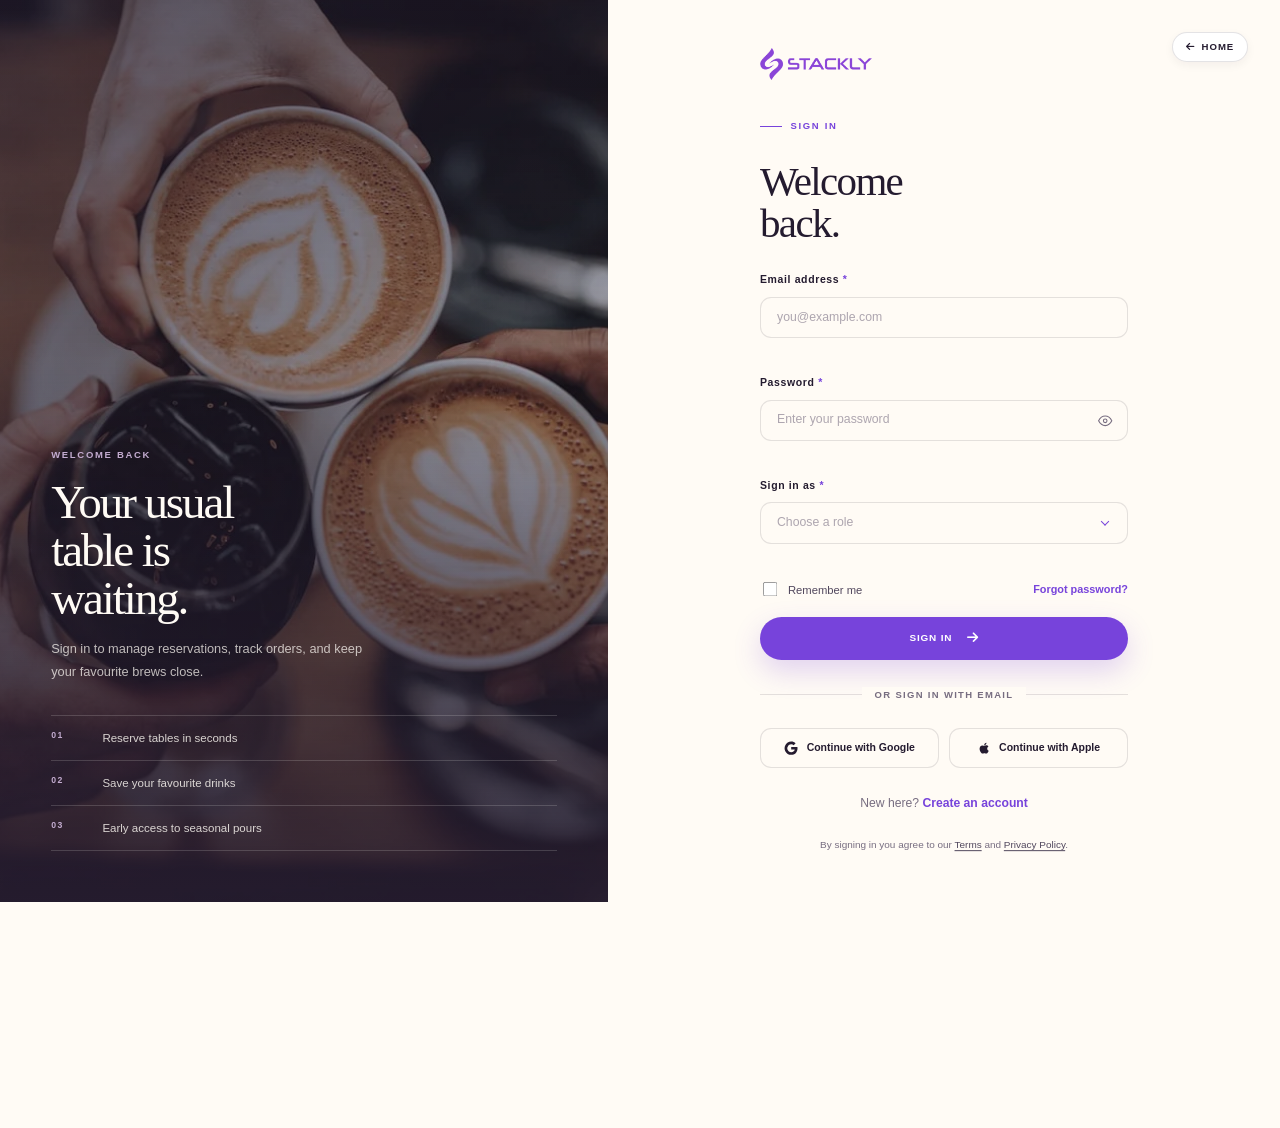
<file: html/login.html>
<!-- html/login.html --><!DOCTYPE html>
<html lang="en" class="no-js">

<head>
    <meta charset="UTF-8">
    <meta name="viewport" content="width=device-width, initial-scale=1.0">
    <meta name="description" content="Sign in to your Stackly Brew account.">
    <meta name="theme-color" content="#FFFBF5">
    <title>Sign In — Stackly Brew</title>

    <link rel="stylesheet" href="../global.css">
    <link rel="stylesheet" href="../css/login.css">
  <link rel='stylesheet' href='https://cdnjs.cloudflare.com/ajax/libs/font-awesome/6.4.0/css/all.min.css'>
</head>

<body class="auth-body">

    <main class="auth" id="main-content">

        <!-- ============ LEFT — BRAND PANEL ============ --><aside class="auth__brand" aria-hidden="true">
            <div class="auth__brand-media">
                <img src="../assets/images/image_19.webp"
                    alt="">
                <div class="auth__brand-scrim"></div>
            </div>

            <div class="auth__brand-content">

                <div class="auth__brand-copy">
                    <span class="auth__brand-kicker">Welcome back</span>
                    <h2 class="auth__brand-title">
                        Your usual<br>
                        table is<br>
                        waiting.
                    </h2>
                    <p class="auth__brand-note">
                        Sign in to manage reservations, track orders, and keep your
                        favourite brews close.
                    </p>
                </div>

                <ul class="auth__brand-perks">
                    <li>
                        <span class="auth__brand-perk-num">01</span>
                        <span>Reserve tables in seconds</span>
                    </li>
                    <li>
                        <span class="auth__brand-perk-num">02</span>
                        <span>Save your favourite drinks</span>
                    </li>
                    <li>
                        <span class="auth__brand-perk-num">03</span>
                        <span>Early access to seasonal pours</span>
                    </li>
                </ul>
            </div>
        </aside>

        <!-- ============ RIGHT — FORM PANEL ============ --><section class="auth__panel" aria-labelledby="login-title">
            <a href="../index.html" class="auth-back-chip"><i class="fa-solid fa-arrow-left"></i> Home</a>

            <div class="auth__panel-inner">

                <a class="auth__logo" href="../index.html" aria-label="Stackly Brew home">
                    <img src="../logo.webp" alt="Stackly Brew">
                </a>

                <header class="auth__head">
                    <span class="eyebrow">Sign In</span>
                    <h1 class="auth__title" id="login-title">
                        Welcome<br>back.
                    </h1>
                </header>



                <!-- ============ LOGIN FORM ============ --><form class="auth-form" id="login-form" novalidate>

                    <!-- Email --><div class="field">
                        <label for="login-email">Email address <span class="field__req">*</span></label>
                        <input type="email" id="login-email" name="email" autocomplete="email"
                            placeholder="you@example.com" required>
                        <p class="field__error" data-error-for="login-email"></p>
                    </div>

                    <!-- Password --><div class="field">
                        <label for="login-password">Password <span class="field__req">*</span></label>
                        <div class="field__pw">
                            <input type="password" id="login-password" name="password" autocomplete="current-password"
                                placeholder="Enter your password" required>
                            <button type="button" class="field__eye" data-toggle-pw="login-password"
                                aria-label="Show password" aria-pressed="false">
                                <svg class="field__eye-icon field__eye-icon--show" viewBox="0 0 24 24" fill="none"
                                    stroke="currentColor" stroke-width="1.8" stroke-linecap="round"
                                    stroke-linejoin="round" aria-hidden="true">
                                    <path d="M1 12s4-8 11-8 11 8 11 8-4 8-11 8-11-8-11-8z" />
                                    <circle cx="12" cy="12" r="3" />
                                </svg>
                                <svg class="field__eye-icon field__eye-icon--hide" viewBox="0 0 24 24" fill="none"
                                    stroke="currentColor" stroke-width="1.8" stroke-linecap="round"
                                    stroke-linejoin="round" aria-hidden="true">
                                    <path
                                        d="M17.94 17.94A10.07 10.07 0 0 1 12 20c-7 0-11-8-11-8a18.45 18.45 0 0 1 5.06-5.94" />
                                    <path d="M9.9 4.24A9.12 9.12 0 0 1 12 4c7 0 11 8 11 8a18.5 18.5 0 0 1-2.16 3.19" />
                                    <path d="M14.12 14.12a3 3 0 1 1-4.24-4.24" />
                                    <line x1="1" y1="1" x2="23" y2="23" />
                                </svg>
                            </button>
                        </div>
                        <p class="field__error" data-error-for="login-password"></p>
                    </div>

                    <!-- Role (custom dropdown) --><div class="field">
                        <label id="role-label">Sign in as <span class="field__req">*</span></label>

                        <div class="dropdown" id="role-dropdown" data-dropdown>
                            <button type="button" class="dropdown__trigger" aria-haspopup="listbox"
                                aria-expanded="false" aria-labelledby="role-label" data-dropdown-trigger>
                                <span class="dropdown__value" data-dropdown-value>Choose a role</span>
                                <span class="dropdown__chev" aria-hidden="true"></span>
                            </button>

                            <ul class="dropdown__menu" role="listbox" aria-labelledby="role-label" data-dropdown-menu
                                hidden>
                                <li class="dropdown__option" role="option" data-value="user" aria-selected="false"
                                    tabindex="-1">
                                    <span class="dropdown__option-label">User</span>
                                    <span class="dropdown__option-note">Order coffee, reserve tables</span>
                                </li>
                                <li class="dropdown__option" role="option" data-value="admin" aria-selected="false"
                                    tabindex="-1">
                                    <span class="dropdown__option-label">Admin</span>
                                    <span class="dropdown__option-note">Manage cafe operations</span>
                                </li>
                            </ul>

                            <input type="hidden" name="role" id="login-role" data-dropdown-input required>
                        </div>

                        <p class="field__error" data-error-for="login-role"></p>
                    </div>

                    <!-- Options --><div class="auth-form__row">
                        <label class="check">
                            <input type="checkbox" id="login-remember" name="remember">
                            <span>Remember me</span>
                        </label>
                        <a class="auth-form__forgot" href="../404.html">Forgot password?</a>
                    </div>

                    <button class="btn btn--primary auth-form__submit" type="submit" id="login-submit">
                        Sign In <i class="fa-solid fa-arrow-right btn__arrow" style="margin-left: 6px;"></i>
                    </button>

                    <div id="login-success-msg" style="display: none; color: var(--purple); text-align: center; margin-top: 1rem; font-weight: 500;">
                        Sign in successful. Redirecting to your dashboard...
                    </div>
                </form>

                <div class="auth__divider" aria-hidden="true">
                    <span>or sign in with email</span>
                </div>

                <!-- ============ SOCIAL LOGIN ============ --><div class="auth__socials">
                    <button type="button" class="social-btn" data-social="google">
                        <svg viewBox="0 0 24 24" width="18" height="18" fill="currentColor" aria-hidden="true">
                            <path
                                d="M22.56 12.25c0-.78-.07-1.53-.2-2.25H12v4.26h5.92a5.06 5.06 0 0 1-2.2 3.32v2.76h3.56c2.08-1.92 3.28-4.74 3.28-8.09z" />
                            <path
                                d="M12 23c2.97 0 5.46-.98 7.28-2.66l-3.56-2.76c-.99.66-2.25 1.06-3.72 1.06-2.86 0-5.29-1.93-6.16-4.53H2.18v2.84A11 11 0 0 0 12 23z" />
                            <path
                                d="M5.84 14.11a6.6 6.6 0 0 1 0-4.22V7.05H2.18a11 11 0 0 0 0 9.9l3.66-2.84z" />
                            <path
                                d="M12 5.38c1.62 0 3.06.56 4.21 1.64l3.15-3.15C17.45 2.09 14.97 1 12 1 7.7 1 3.99 3.47 2.18 7.05l3.66 2.84C6.71 7.31 9.14 5.38 12 5.38z" />
                        </svg>
                        <span>Continue with Google</span>
                    </button>

                    <button type="button" class="social-btn" data-social="apple">
                        <svg viewBox="0 0 24 24" width="18" height="18" fill="currentColor" aria-hidden="true">
                            <path
                                d="M17.05 20.28c-.98.95-2.05.8-3.08.35-1.09-.46-2.09-.48-3.24 0-1.44.62-2.2.44-3.06-.35C2.79 15.25 3.51 7.59 9.05 7.31c1.35.07 2.29.74 3.08.8 1.18-.24 2.31-.93 3.57-.84 1.51.12 2.65.72 3.4 1.8-3.12 1.87-2.38 5.98.48 7.13-.57 1.5-1.31 2.99-2.54 4.09l.01-.01zM12.03 7.25c-.15-2.23 1.66-4.07 3.74-4.25.29 2.58-2.34 4.5-3.74 4.25z" />
                        </svg>
                        <span>Continue with Apple</span>
                    </button>
                </div>

                <p class="auth__sub" style="margin-top: 32px; text-align: center;">
                    New here?
                    <a href="signup.html">Create an account</a>
                </p>


                <p class="auth__legal">
                    By signing in you agree to our
                    <a href="../404.html">Terms</a> and
                    <a href="../404.html">Privacy Policy</a>.
                </p>

            </div>
        </section>

    </main>

    <script src="https://cdn.jsdelivr.net/npm/gsap@3.13.0/dist/gsap.min.js"></script>

    <script>
        document.documentElement.classList.remove("no-js");

        const prefersReducedMotion = window.matchMedia("(prefers-reduced-motion: reduce)").matches;

        /* =====================================================
           CLEAR INPUTS ON PAGE LOAD / RESTORE
           - When user signs in and clicks browser back, inputs would
             still be populated. We clear them on page show when the
             page is served from cache (back/forward navigation).
           ===================================================== */

        // Clear all auth input values when page is restored from bfcache
        window.addEventListener("pageshow", (e) => {
            // Always clear login/signup inputs when page becomes visible again
            const forms = document.querySelectorAll(".auth-form");
            forms.forEach(form => {
                form.querySelectorAll("input").forEach(input => {
                    if (input.type === "checkbox") {
                        input.checked = false;
                    } else if (input.type === "hidden") {
                        // handled below
                    } else {
                        input.value = "";
                    }
                });

                // Reset custom dropdowns
                form.querySelectorAll("[data-dropdown]").forEach(dd => {
                    const valueEl = dd.querySelector("[data-dropdown-value]");
                    const inputEl = dd.querySelector("[data-dropdown-input]");
                    const trigger = dd.querySelector("[data-dropdown-trigger]");
                    const options = dd.querySelectorAll("[data-dropdown-option], .dropdown__option");

                    if (valueEl) {
                        const placeholder = dd.dataset.placeholder || "Choose a role";
                        valueEl.textContent = placeholder;
                        valueEl.classList.remove("has-value");
                    }
                    if (inputEl) inputEl.value = "";
                    if (trigger) trigger.classList.remove("is-filled");
                    options.forEach(o => o.setAttribute("aria-selected", "false"));
                });

                // Clear error states
                form.querySelectorAll(".field__error").forEach(el => el.textContent = "");
                form.querySelectorAll(".is-error").forEach(el => el.classList.remove("is-error"));
            });
        });

        /* =====================================================
           CUSTOM DROPDOWN
           ===================================================== */
        (function initDropdowns() {
            const dropdowns = document.querySelectorAll("[data-dropdown]");

            dropdowns.forEach(dd => {
                const trigger = dd.querySelector("[data-dropdown-trigger]");
                const menu = dd.querySelector("[data-dropdown-menu]");
                const valueEl = dd.querySelector("[data-dropdown-value]");
                const inputEl = dd.querySelector("[data-dropdown-input]");
                const options = dd.querySelectorAll(".dropdown__option");

                if (!trigger || !menu || !valueEl || !inputEl) return;

                const placeholder = valueEl.textContent.trim();
                dd.dataset.placeholder = placeholder;

                let activeIndex = -1;

                function open() {
                    closeAllDropdowns(dd);
                    menu.hidden = false;
                    dd.classList.add("is-open");
                    trigger.setAttribute("aria-expanded", "true");

                    // focus first selected or first option
                    const selected = [...options].findIndex(o => o.getAttribute("aria-selected") === "true");
                    const focusIndex = selected >= 0 ? selected : 0;
                    activeIndex = focusIndex;
                    options[focusIndex].focus();

                    if (typeof gsap !== "undefined" && !prefersReducedMotion) {
                        gsap.fromTo(menu,
                            { opacity: 0, y: -8 },
                            { opacity: 1, y: 0, duration: .28, ease: "power3.out" });
                    }
                }

                function close() {
                    menu.hidden = true;
                    dd.classList.remove("is-open");
                    trigger.setAttribute("aria-expanded", "false");
                }

                function select(value) {
                    const chosen = [...options].find(o => o.dataset.value === value);
                    if (!chosen) return;

                    options.forEach(o => o.setAttribute("aria-selected", "false"));
                    chosen.setAttribute("aria-selected", "true");

                    valueEl.textContent = chosen.querySelector(".dropdown__option-label").textContent;
                    valueEl.classList.add("has-value");
                    inputEl.value = value;
                    trigger.classList.add("is-filled");

                    // Clear any error on this field
                    inputEl.classList.remove("is-error");
                    const errorEl = document.querySelector(`[data-error-for="${inputEl.id}"]`);
                    if (errorEl) errorEl.textContent = "";

                    close();
                    trigger.focus();
                }

                trigger.addEventListener("click", () => {
                    if (dd.classList.contains("is-open")) close(); else open();
                });

                trigger.addEventListener("keydown", (e) => {
                    if (e.key === "ArrowDown" || e.key === "Enter" || e.key === " ") {
                        e.preventDefault();
                        open();
                    }
                });

                options.forEach((opt, i) => {
                    opt.addEventListener("click", () => select(opt.dataset.value));

                    opt.addEventListener("keydown", (e) => {
                        if (e.key === "Enter" || e.key === " ") {
                            e.preventDefault();
                            select(opt.dataset.value);
                        } else if (e.key === "ArrowDown") {
                            e.preventDefault();
                            const next = (i + 1) % options.length;
                            options[next].focus();
                        } else if (e.key === "ArrowUp") {
                            e.preventDefault();
                            const prev = (i - 1 + options.length) % options.length;
                            options[prev].focus();
                        } else if (e.key === "Escape") {
                            e.preventDefault();
                            close();
                            trigger.focus();
                        }
                    });
                });

                // Close on outside click
                document.addEventListener("click", (e) => {
                    if (!dd.contains(e.target)) close();
                });
            });

            function closeAllDropdowns(except) {
                document.querySelectorAll("[data-dropdown].is-open").forEach(dd => {
                    if (dd === except) return;
                    const menu = dd.querySelector("[data-dropdown-menu]");
                    const trigger = dd.querySelector("[data-dropdown-trigger]");
                    if (menu) menu.hidden = true;
                    dd.classList.remove("is-open");
                    if (trigger) trigger.setAttribute("aria-expanded", "false");
                });
            }

            document.addEventListener("keydown", (e) => {
                if (e.key === "Escape") {
                    document.querySelectorAll("[data-dropdown].is-open").forEach(dd => {
                        const menu = dd.querySelector("[data-dropdown-menu]");
                        const trigger = dd.querySelector("[data-dropdown-trigger]");
                        if (menu) menu.hidden = true;
                        dd.classList.remove("is-open");
                        if (trigger) trigger.setAttribute("aria-expanded", "false");
                    });
                }
            });
        })();

        /* =====================================================
           PASSWORD VISIBILITY
           ===================================================== */
        (function initPasswordToggles() {
            document.querySelectorAll("[data-toggle-pw]").forEach(btn => {
                const targetId = btn.dataset.togglePw;
                const input = document.getElementById(targetId);
                if (!input) return;

                btn.addEventListener("click", () => {
                    const isPassword = input.type === "password";
                    input.type = isPassword ? "text" : "password";
                    btn.setAttribute("aria-pressed", isPassword ? "true" : "false");
                    btn.setAttribute("aria-label", isPassword ? "Hide password" : "Show password");
                    btn.classList.toggle("is-visible", isPassword);
                });
            });
        })();

        /* =====================================================
           FORM VALIDATION
           ===================================================== */
        const validationRules = {
            email: v => /^[^\s@]+@[^\s@]+\.[^\s@]+$/.test(v.trim()) || "Please enter a valid email address.",
            password: v => v.length >= 6 || "Password must be at least 6 characters.",
            confirm: (v, el, form) => {
                const pw = form.querySelector('input[name="password"]');
                if (!v) return "Please confirm your password.";
                if (pw && v !== pw.value) return "Passwords do not match.";
                return true;
            },
            role: v => v !== "" || "Please choose a role.",
            name: v => v.trim().length >= 2 || "Please enter your full name."
        };

        function validateField(field, form) {
            const name = field.name;
            const rule = validationRules[name];
            if (!rule) return true;

            const result = rule(field.value, field, form);
            const errorEl = document.querySelector(`[data-error-for="${field.id}"]`);

            if (result === true) {
                field.classList.remove("is-error");
                field.removeAttribute("aria-invalid");
                if (errorEl) errorEl.textContent = "";
                return true;
            } else {
                field.classList.add("is-error");
                field.setAttribute("aria-invalid", "true");
                if (errorEl) errorEl.textContent = result;
                return false;
            }
        }

        function initForm(formId) {
            const form = document.getElementById(formId);
            if (!form) return;

            const fields = form.querySelectorAll("input, select, textarea");

            fields.forEach(field => {
                // don't validate hidden role input on blur (dropdown handles it)
                if (field.type === "hidden") return;

                field.addEventListener("blur", () => validateField(field, form));
                field.addEventListener("input", () => {
                    if (field.classList.contains("is-error")) validateField(field, form);
                });
            });

            form.addEventListener("submit", (e) => {
                e.preventDefault();

                let allValid = true;
                fields.forEach(field => {
                    if (field.type === "hidden") {
                        // validate hidden role input manually
                        if (field.name === "role") {
                            const rule = validationRules.role;
                            const res = rule(field.value);
                            const errorEl = document.querySelector(`[data-error-for="${field.id}"]`);
                            if (res !== true) {
                                allValid = false;
                                if (errorEl) errorEl.textContent = res;
                                // highlight dropdown trigger
                                const dd = field.closest("[data-dropdown]");
                                const trigger = dd && dd.querySelector("[data-dropdown-trigger]");
                                if (trigger) trigger.classList.add("is-error");
                            }
                        }
                        return;
                    }
                    if (!validateField(field, form)) allValid = false;
                });

                if (!allValid) {
                    const firstError = form.querySelector(".is-error, [data-error-for]:not(:empty)");
                    if (firstError) {
                        firstError.focus();
                        firstError.scrollIntoView({ behavior: prefersReducedMotion ? "auto" : "smooth", block: "center" });
                    }
                    return;
                }

                // ================================================
                // SUCCESS — Save credentials, clear form, redirect
                // ================================================

                const email = form.querySelector('input[name="email"]').value.trim();
                const role = form.querySelector('input[name="role"]').value;

                // Derive username from email: johnDavis@gmail.com <i class="fa-solid fa-arrow-right" style="margin: 0 6px;"></i> JohnDavis
                const username = email.split("@")[0];

                // Save email + username so the dashboard can use them
                try {
                    localStorage.setItem("vb_user_email", email);
                    localStorage.setItem("vb_user_name", username);
                    localStorage.setItem("vb_user_role", role);
                } catch (err) {
                    // localStorage may be disabled — dashboards will fall back
                }

                // Clear all inputs BEFORE navigating
                form.reset();
                form.querySelectorAll(".field__error").forEach(el => el.textContent = "");
                form.querySelectorAll(".is-error").forEach(el => el.classList.remove("is-error"));

                // Reset the dropdown UI
                form.querySelectorAll("[data-dropdown]").forEach(dd => {
                    const valueEl = dd.querySelector("[data-dropdown-value]");
                    const inputEl = dd.querySelector("[data-dropdown-input]");
                    const trigger = dd.querySelector("[data-dropdown-trigger]");
                    const opts = dd.querySelectorAll(".dropdown__option");

                    if (valueEl) {
                        valueEl.textContent = dd.dataset.placeholder || "Choose a role";
                        valueEl.classList.remove("has-value");
                    }
                    if (inputEl) inputEl.value = "";
                    if (trigger) trigger.classList.remove("is-filled", "is-error");
                    opts.forEach(o => o.setAttribute("aria-selected", "false"));
                });

                // Redirect based on role
                const submitBtn = form.querySelector('button[type="submit"]');
                const successMsg = document.getElementById("login-success-msg");
                
                if (submitBtn) {
                    submitBtn.style.pointerEvents = 'none';
                    submitBtn.style.opacity = '0.7';
                }
                if (successMsg) {
                    successMsg.style.display = 'block';
                }

                setTimeout(() => {
                    if (role === "admin") {
                        window.location.href = "admin.html";
                    } else {
                        window.location.href = "user.html";
                    }
                }, 1500);
            });
        }

        initForm("login-form");

        /* =====================================================
           SOCIAL BUTTONS <i class="fa-solid fa-arrow-right" style="margin: 0 6px;"></i> 404
           ===================================================== */
        document.querySelectorAll("[data-social]").forEach(btn => {
            btn.addEventListener("click", () => {
                window.location.href = "../404.html";
            });
        });

        /* =====================================================
           ENTRANCE ANIMATION
           ===================================================== */
        window.addEventListener("load", () => {
            if (prefersReducedMotion) return;

            const tl = gsap.timeline({ defaults: { duration: .8, ease: "power3.out" } });

            tl.fromTo(".auth__brand-content > *",
                { x: -30, opacity: 0 },
                { x: 0, opacity: 1, stagger: .08 });

            tl.fromTo(".auth__panel-inner > *",
                { y: 24, opacity: 0 },
                { y: 0, opacity: 1, stagger: .06 },
                "-=.55");
        });
    </script>
</body>

</html>
</file>
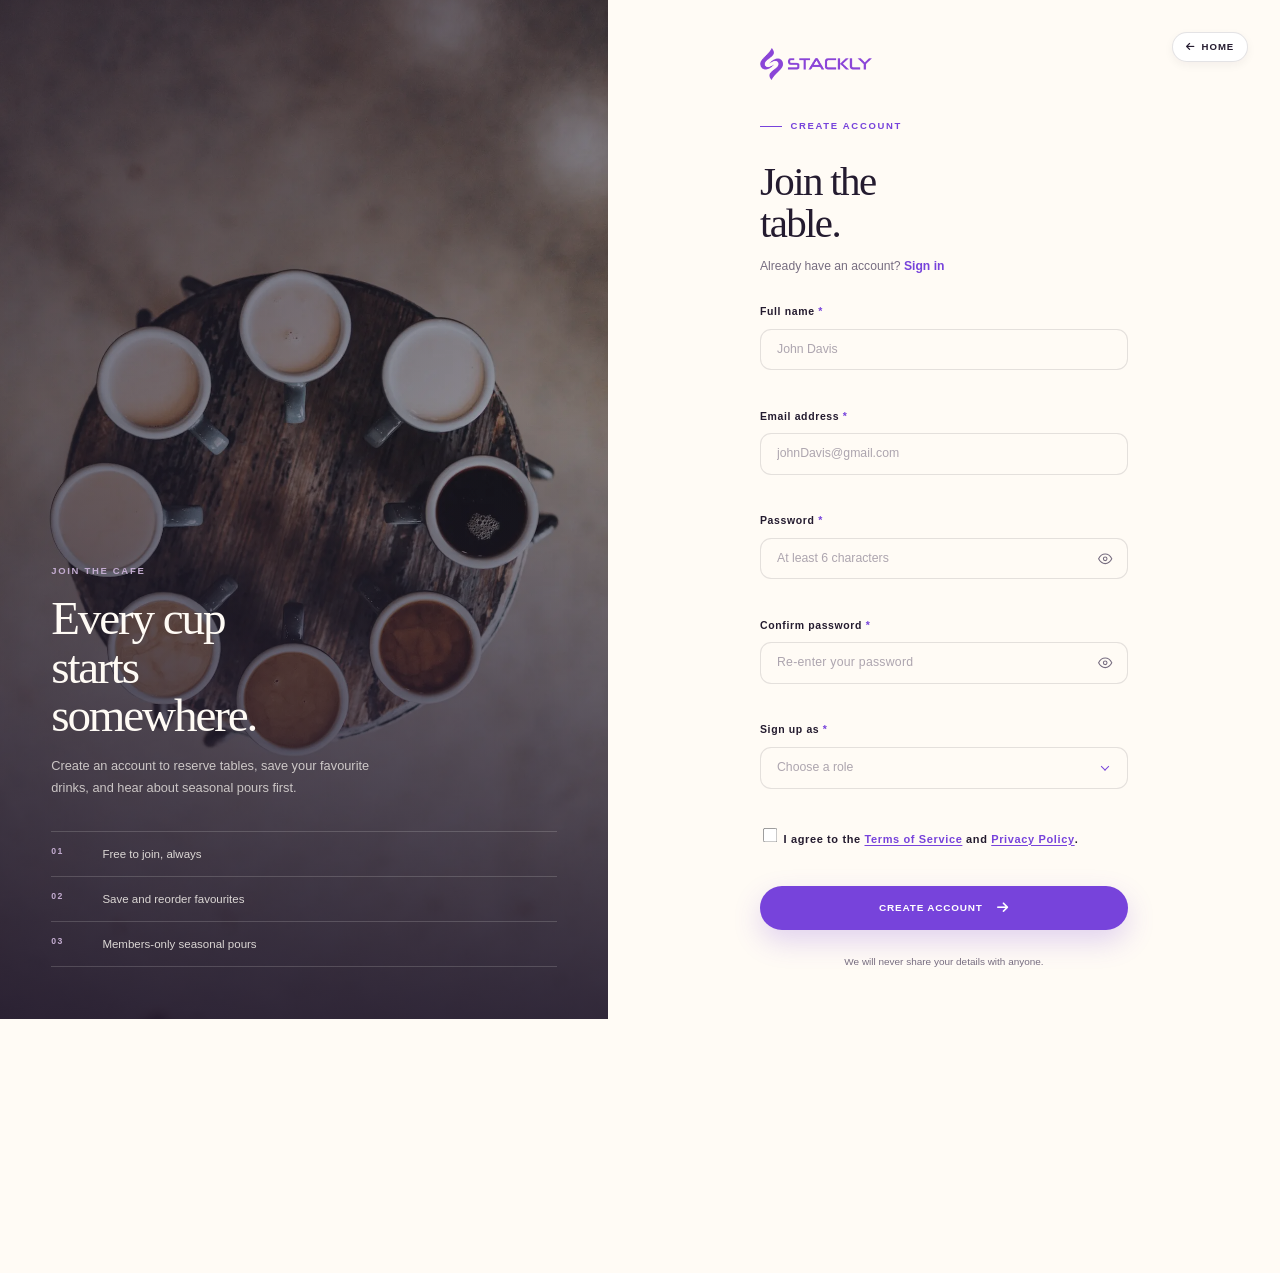
<file: html/signup.html>
<!-- html/signup.html --><!DOCTYPE html>
<html lang="en" class="no-js">
<head>
  <meta charset="UTF-8">
  <meta name="viewport" content="width=device-width, initial-scale=1.0">
  <meta name="description" content="Create your Stackly Brew account.">
  <meta name="theme-color" content="#FFFBF5">
  <title>Create Account — Stackly Brew</title>

  <link rel="stylesheet" href="../global.css">
  <link rel="stylesheet" href="../css/signup.css">
  <link rel='stylesheet' href='https://cdnjs.cloudflare.com/ajax/libs/font-awesome/6.4.0/css/all.min.css'>
</head>

<body class="auth-body">

  <main class="auth" id="main-content">

    <!-- ============ LEFT — BRAND PANEL ============ --><aside class="auth__brand" aria-hidden="true">
      <div class="auth__brand-media">
        <img
          src="../assets/images/image_25.webp"
          alt="">
        <div class="auth__brand-scrim"></div>
      </div>

      <div class="auth__brand-content">

        <div class="auth__brand-copy">
          <span class="auth__brand-kicker">Join the cafe</span>
          <h2 class="auth__brand-title">
            Every cup<br>
            starts<br>
            somewhere.
          </h2>
          <p class="auth__brand-note">
            Create an account to reserve tables, save your favourite
            drinks, and hear about seasonal pours first.
          </p>
        </div>

        <ul class="auth__brand-perks">
          <li>
            <span class="auth__brand-perk-num">01</span>
            <span>Free to join, always</span>
          </li>
          <li>
            <span class="auth__brand-perk-num">02</span>
            <span>Save and reorder favourites</span>
          </li>
          <li>
            <span class="auth__brand-perk-num">03</span>
            <span>Members-only seasonal pours</span>
          </li>
        </ul>
      </div>
    </aside>

    <!-- ============ RIGHT — FORM PANEL ============ --><section class="auth__panel" aria-labelledby="signup-title">
      <a href="../index.html" class="auth-back-chip"><i class="fa-solid fa-arrow-left"></i> Home</a>

      <div class="auth__panel-inner">

        <a class="auth__logo" href="../index.html" aria-label="Stackly Brew home">
          <img src="../logo.webp" alt="Stackly Brew">
        </a>

        <header class="auth__head">
          <span class="eyebrow">Create Account</span>
          <h1 class="auth__title" id="signup-title">
            Join the<br>table.
          </h1>
          <p class="auth__sub">
            Already have an account?
            <a href="login.html">Sign in</a>
          </p>
        </header>

        <!-- ============ SIGNUP FORM ============ --><form class="auth-form" id="signup-form" novalidate>

          <!-- Full name --><div class="field">
            <label for="signup-name">Full name <span class="field__req">*</span></label>
            <input
              type="text"
              id="signup-name"
              name="name"
              autocomplete="name"
              placeholder="John Davis"
              required>
            <p class="field__error" data-error-for="signup-name"></p>
          </div>

          <!-- Email --><div class="field">
            <label for="signup-email">Email address <span class="field__req">*</span></label>
            <input
              type="email"
              id="signup-email"
              name="email"
              autocomplete="email"
              placeholder="johnDavis@gmail.com"
              required>
            <p class="field__error" data-error-for="signup-email"></p>
          </div>

          <!-- Password --><div class="field">
            <label for="signup-password">Password <span class="field__req">*</span></label>
            <div class="field__pw">
              <input
                type="password"
                id="signup-password"
                name="password"
                autocomplete="new-password"
                placeholder="At least 6 characters"
                required>
              <button type="button" class="field__eye" data-toggle-pw="signup-password" aria-label="Show password" aria-pressed="false">
                <svg class="field__eye-icon field__eye-icon--show" viewBox="0 0 24 24" fill="none" stroke="currentColor" stroke-width="1.8" stroke-linecap="round" stroke-linejoin="round" aria-hidden="true">
                  <path d="M1 12s4-8 11-8 11 8 11 8-4 8-11 8-11-8-11-8z"/>
                  <circle cx="12" cy="12" r="3"/>
                </svg>
                <svg class="field__eye-icon field__eye-icon--hide" viewBox="0 0 24 24" fill="none" stroke="currentColor" stroke-width="1.8" stroke-linecap="round" stroke-linejoin="round" aria-hidden="true">
                  <path d="M17.94 17.94A10.07 10.07 0 0 1 12 20c-7 0-11-8-11-8a18.45 18.45 0 0 1 5.06-5.94"/>
                  <path d="M9.9 4.24A9.12 9.12 0 0 1 12 4c7 0 11 8 11 8a18.5 18.5 0 0 1-2.16 3.19"/>
                  <path d="M14.12 14.12a3 3 0 1 1-4.24-4.24"/>
                  <line x1="1" y1="1" x2="23" y2="23"/>
                </svg>
              </button>
            </div>
            <p class="field__error" data-error-for="signup-password"></p>
          </div>

          <!-- Confirm password --><div class="field">
            <label for="signup-confirm">Confirm password <span class="field__req">*</span></label>
            <div class="field__pw">
              <input
                type="password"
                id="signup-confirm"
                name="confirm"
                autocomplete="new-password"
                placeholder="Re-enter your password"
                required>
              <button type="button" class="field__eye" data-toggle-pw="signup-confirm" aria-label="Show password" aria-pressed="false">
                <svg class="field__eye-icon field__eye-icon--show" viewBox="0 0 24 24" fill="none" stroke="currentColor" stroke-width="1.8" stroke-linecap="round" stroke-linejoin="round" aria-hidden="true">
                  <path d="M1 12s4-8 11-8 11 8 11 8-4 8-11 8-11-8-11-8z"/>
                  <circle cx="12" cy="12" r="3"/>
                </svg>
                <svg class="field__eye-icon field__eye-icon--hide" viewBox="0 0 24 24" fill="none" stroke="currentColor" stroke-width="1.8" stroke-linecap="round" stroke-linejoin="round" aria-hidden="true">
                  <path d="M17.94 17.94A10.07 10.07 0 0 1 12 20c-7 0-11-8-11-8a18.45 18.45 0 0 1 5.06-5.94"/>
                  <path d="M9.9 4.24A9.12 9.12 0 0 1 12 4c7 0 11 8 11 8a18.5 18.5 0 0 1-2.16 3.19"/>
                  <path d="M14.12 14.12a3 3 0 1 1-4.24-4.24"/>
                  <line x1="1" y1="1" x2="23" y2="23"/>
                </svg>
              </button>
            </div>
            <p class="field__error" data-error-for="signup-confirm"></p>
          </div>

          <!-- Role (custom dropdown) --><div class="field">
            <label id="signup-role-label">Sign up as <span class="field__req">*</span></label>

            <div class="dropdown" id="signup-role-dropdown" data-dropdown>
              <button
                type="button"
                class="dropdown__trigger"
                aria-haspopup="listbox"
                aria-expanded="false"
                aria-labelledby="signup-role-label"
                data-dropdown-trigger>
                <span class="dropdown__value" data-dropdown-value>Choose a role</span>
                <span class="dropdown__chev" aria-hidden="true"></span>
              </button>

              <ul class="dropdown__menu" role="listbox" aria-labelledby="signup-role-label" data-dropdown-menu hidden>
                <li class="dropdown__option" role="option" data-value="user" aria-selected="false" tabindex="-1">
                  <span class="dropdown__option-label">User</span>
                  <span class="dropdown__option-note">Order coffee, reserve tables</span>
                </li>
                <li class="dropdown__option" role="option" data-value="admin" aria-selected="false" tabindex="-1">
                  <span class="dropdown__option-label">Admin</span>
                  <span class="dropdown__option-note">Manage cafe operations</span>
                </li>
              </ul>

              <input type="hidden" name="role" id="signup-role" data-dropdown-input required>
            </div>

            <p class="field__error" data-error-for="signup-role"></p>
          </div>

          <!-- Terms --><div class="field">
            <label class="check check--block">
              <input type="checkbox" id="signup-terms" name="terms" required>
              <span>I agree to the <a href="../404.html">Terms of Service</a> and <a href="../404.html">Privacy Policy</a>.</span>
            </label>
            <p class="field__error" data-error-for="signup-terms"></p>
          </div>

          <button class="btn btn--primary auth-form__submit" type="submit" id="signup-submit">
            Create account <i class="fa-solid fa-arrow-right btn__arrow" style="margin-left: 6px;"></i>
          </button>

          <div id="signup-success-msg" style="display: none; color: var(--purple); text-align: center; margin-top: 1rem; font-weight: 500;">
            Account created successfully! Redirecting to login...
          </div>
        </form>

        <p class="auth__legal">
          We will never share your details with anyone.
        </p>

      </div>
    </section>

  </main>

  <script src="https://cdn.jsdelivr.net/npm/gsap@3.13.0/dist/gsap.min.js"></script>

  <script>
    document.documentElement.classList.remove("no-js");

    const prefersReducedMotion = window.matchMedia("(prefers-reduced-motion: reduce)").matches;

    /* =====================================================
       CLEAR INPUTS WHEN PAGE RESTORED FROM bfcache
       ===================================================== */
    window.addEventListener("pageshow", () => {
      document.querySelectorAll(".auth-form").forEach(form => {
        form.querySelectorAll("input").forEach(input => {
          if (input.type === "checkbox") {
            input.checked = false;
          } else if (input.type !== "hidden") {
            input.value = "";
          }
        });

        form.querySelectorAll("[data-dropdown]").forEach(dd => {
          const valueEl = dd.querySelector("[data-dropdown-value]");
          const inputEl = dd.querySelector("[data-dropdown-input]");
          const trigger = dd.querySelector("[data-dropdown-trigger]");
          const opts = dd.querySelectorAll(".dropdown__option");

          if (valueEl) {
            valueEl.textContent = dd.dataset.placeholder || "Choose a role";
            valueEl.classList.remove("has-value");
          }
          if (inputEl) inputEl.value = "";
          if (trigger) trigger.classList.remove("is-filled", "is-error");
          opts.forEach(o => o.setAttribute("aria-selected", "false"));
        });

        form.querySelectorAll(".field__error").forEach(el => el.textContent = "");
        form.querySelectorAll(".is-error").forEach(el => el.classList.remove("is-error"));
      });
    });

    /* =====================================================
       CUSTOM DROPDOWN
       ===================================================== */
    (function initDropdowns() {
      const dropdowns = document.querySelectorAll("[data-dropdown]");

      dropdowns.forEach(dd => {
        const trigger = dd.querySelector("[data-dropdown-trigger]");
        const menu = dd.querySelector("[data-dropdown-menu]");
        const valueEl = dd.querySelector("[data-dropdown-value]");
        const inputEl = dd.querySelector("[data-dropdown-input]");
        const options = dd.querySelectorAll(".dropdown__option");

        if (!trigger || !menu || !valueEl || !inputEl) return;

        const placeholder = valueEl.textContent.trim();
        dd.dataset.placeholder = placeholder;

        function open() {
          closeAllDropdowns(dd);
          menu.hidden = false;
          dd.classList.add("is-open");
          trigger.setAttribute("aria-expanded", "true");

          const selected = [...options].findIndex(o => o.getAttribute("aria-selected") === "true");
          const focusIndex = selected >= 0 ? selected : 0;
          options[focusIndex].focus();

          if (typeof gsap !== "undefined" && !prefersReducedMotion) {
            gsap.fromTo(menu,
              { opacity: 0, y: -8 },
              { opacity: 1, y: 0, duration: .28, ease: "power3.out" });
          }
        }

        function close() {
          menu.hidden = true;
          dd.classList.remove("is-open");
          trigger.setAttribute("aria-expanded", "false");
        }

        function select(value) {
          const chosen = [...options].find(o => o.dataset.value === value);
          if (!chosen) return;

          options.forEach(o => o.setAttribute("aria-selected", "false"));
          chosen.setAttribute("aria-selected", "true");

          valueEl.textContent = chosen.querySelector(".dropdown__option-label").textContent;
          valueEl.classList.add("has-value");
          inputEl.value = value;
          trigger.classList.add("is-filled");
          trigger.classList.remove("is-error");

          inputEl.classList.remove("is-error");
          const errorEl = document.querySelector(`[data-error-for="${inputEl.id}"]`);
          if (errorEl) errorEl.textContent = "";

          close();
          trigger.focus();
        }

        trigger.addEventListener("click", () => {
          if (dd.classList.contains("is-open")) close(); else open();
        });

        trigger.addEventListener("keydown", (e) => {
          if (e.key === "ArrowDown" || e.key === "Enter" || e.key === " ") {
            e.preventDefault();
            open();
          }
        });

        options.forEach((opt, i) => {
          opt.addEventListener("click", () => select(opt.dataset.value));

          opt.addEventListener("keydown", (e) => {
            if (e.key === "Enter" || e.key === " ") {
              e.preventDefault();
              select(opt.dataset.value);
            } else if (e.key === "ArrowDown") {
              e.preventDefault();
              options[(i + 1) % options.length].focus();
            } else if (e.key === "ArrowUp") {
              e.preventDefault();
              options[(i - 1 + options.length) % options.length].focus();
            } else if (e.key === "Escape") {
              e.preventDefault();
              close();
              trigger.focus();
            }
          });
        });

        document.addEventListener("click", (e) => {
          if (!dd.contains(e.target)) close();
        });
      });

      function closeAllDropdowns(except) {
        document.querySelectorAll("[data-dropdown].is-open").forEach(dd => {
          if (dd === except) return;
          const menu = dd.querySelector("[data-dropdown-menu]");
          const trigger = dd.querySelector("[data-dropdown-trigger]");
          if (menu) menu.hidden = true;
          dd.classList.remove("is-open");
          if (trigger) trigger.setAttribute("aria-expanded", "false");
        });
      }

      document.addEventListener("keydown", (e) => {
        if (e.key === "Escape") {
          document.querySelectorAll("[data-dropdown].is-open").forEach(dd => {
            const menu = dd.querySelector("[data-dropdown-menu]");
            const trigger = dd.querySelector("[data-dropdown-trigger]");
            if (menu) menu.hidden = true;
            dd.classList.remove("is-open");
            if (trigger) trigger.setAttribute("aria-expanded", "false");
          });
        }
      });
    })();

    /* =====================================================
       PASSWORD VISIBILITY
       ===================================================== */
    (function initPasswordToggles() {
      document.querySelectorAll("[data-toggle-pw]").forEach(btn => {
        const targetId = btn.dataset.togglePw;
        const input = document.getElementById(targetId);
        if (!input) return;

        btn.addEventListener("click", () => {
          const isPassword = input.type === "password";
          input.type = isPassword ? "text" : "password";
          btn.setAttribute("aria-pressed", isPassword ? "true" : "false");
          btn.setAttribute("aria-label", isPassword ? "Hide password" : "Show password");
          btn.classList.toggle("is-visible", isPassword);
        });
      });
    })();

    /* =====================================================
       FORM VALIDATION
       ===================================================== */
    const validationRules = {
      name: v => v.trim().length >= 2 || "Please enter your full name.",
      email: v => /^[^\s@]+@[^\s@]+\.[^\s@]+$/.test(v.trim()) || "Please enter a valid email address.",
      password: v => v.length >= 6 || "Password must be at least 6 characters.",
      confirm: (v, el, form) => {
        const pw = form.querySelector('input[name="password"]');
        if (!v) return "Please confirm your password.";
        if (pw && v !== pw.value) return "Passwords do not match.";
        return true;
      },
      role: v => v !== "" || "Please choose a role.",
      terms: (v, el) => el.checked || "Please accept the terms to continue."
    };

    function validateField(field, form) {
      const name = field.name;
      const rule = validationRules[name];
      if (!rule) return true;

      const result = rule(field.value, field, form);
      const errorEl = document.querySelector(`[data-error-for="${field.id}"]`);

      if (result === true) {
        field.classList.remove("is-error");
        field.removeAttribute("aria-invalid");
        if (errorEl) errorEl.textContent = "";
        return true;
      } else {
        field.classList.add("is-error");
        field.setAttribute("aria-invalid", "true");
        if (errorEl) errorEl.textContent = result;
        return false;
      }
    }

    function initForm(formId) {
      const form = document.getElementById(formId);
      if (!form) return;

      const fields = form.querySelectorAll("input, select, textarea");

      fields.forEach(field => {
        if (field.type === "hidden") return;

        field.addEventListener("blur", () => validateField(field, form));
        field.addEventListener("input", () => {
          if (field.classList.contains("is-error")) validateField(field, form);
        });
        field.addEventListener("change", () => {
          if (field.type === "checkbox") validateField(field, form);
        });
      });

      form.addEventListener("submit", (e) => {
        e.preventDefault();

        let allValid = true;
        fields.forEach(field => {
          if (field.type === "hidden") {
            if (field.name === "role") {
              const res = validationRules.role(field.value);
              const errorEl = document.querySelector(`[data-error-for="${field.id}"]`);
              if (res !== true) {
                allValid = false;
                if (errorEl) errorEl.textContent = res;
                const dd = field.closest("[data-dropdown]");
                const trigger = dd && dd.querySelector("[data-dropdown-trigger]");
                if (trigger) trigger.classList.add("is-error");
              }
            }
            return;
          }
          if (!validateField(field, form)) allValid = false;
        });

        if (!allValid) {
          const firstError = form.querySelector(".is-error");
          if (firstError) {
            firstError.focus();
            firstError.scrollIntoView({ behavior: prefersReducedMotion ? "auto" : "smooth", block: "center" });
          }
          return;
        }

        // Success — clear inputs, then redirect to login
        form.reset();
        form.querySelectorAll(".field__error").forEach(el => el.textContent = "");
        form.querySelectorAll(".is-error").forEach(el => el.classList.remove("is-error"));

        form.querySelectorAll("[data-dropdown]").forEach(dd => {
          const valueEl = dd.querySelector("[data-dropdown-value]");
          const inputEl = dd.querySelector("[data-dropdown-input]");
          const trigger = dd.querySelector("[data-dropdown-trigger]");
          const opts = dd.querySelectorAll(".dropdown__option");

          if (valueEl) {
            valueEl.textContent = dd.dataset.placeholder || "Choose a role";
            valueEl.classList.remove("has-value");
          }
          if (inputEl) inputEl.value = "";
          if (trigger) trigger.classList.remove("is-filled", "is-error");
          opts.forEach(o => o.setAttribute("aria-selected", "false"));
        });

        const submitBtn = form.querySelector('button[type="submit"]');
        const successMsg = document.getElementById("signup-success-msg");
        
        if (submitBtn) {
          submitBtn.style.pointerEvents = 'none';
          submitBtn.style.opacity = '0.7';
        }
        if (successMsg) {
          successMsg.style.display = 'block';
        }

        setTimeout(() => {
          window.location.href = "login.html";
        }, 1500);
      });
    }

    initForm("signup-form");

    /* =====================================================
       ENTRANCE ANIMATION
       ===================================================== */
    window.addEventListener("load", () => {
      if (prefersReducedMotion) return;

      const tl = gsap.timeline({ defaults: { duration: .8, ease: "power3.out" } });

      tl.fromTo(".auth__brand-content > *",
        { x: -30, opacity: 0 },
        { x: 0, opacity: 1, stagger: .08 });

      tl.fromTo(".auth__panel-inner > *",
        { y: 24, opacity: 0 },
        { y: 0, opacity: 1, stagger: .06 },
        "-=.55");
    });
  </script>
</body>
</html>
</file>
<file: global.css>
/* =========================================================
   GLOBAL.CSS
   Cafe & Coffee Shop — Shared Site System
   Header / Hamburger / Footer / Base / Shared Utilities
   ========================================================= */

:root {
  --cream: #FFFBF5;
  --cream-deep: #F7EFE5;
  --lavender: #C3ACD0;
  --purple: #7743DB;

  --ink: #241B2F;
  --ink-soft: #51475D;
  --muted: #776D80;
  --white: #FFFFFF;

  --border: rgba(36, 27, 47, 0.12);
  --border-strong: rgba(119, 67, 219, 0.28);
  --purple-soft: rgba(119, 67, 219, 0.08);
  --lavender-soft: rgba(195, 172, 208, 0.28);

  --shadow-sm: 0 12px 35px rgba(36, 27, 47, 0.08);
  --shadow-md: 0 24px 70px rgba(36, 27, 47, 0.12);

  --container: 1400px;
  --header-height: 84px;

  --radius-sm: 12px;
  --radius-md: 20px;
  --radius-lg: 32px;
  --radius-pill: 999px;

  --ease: cubic-bezier(.22, 1, .36, 1);
}

*,
*::before,
*::after {
  box-sizing: border-box;
}

html {
  scroll-behavior: smooth;
  scroll-padding-top: 100px;
  overflow-x: hidden;
  zoom: 0.8;
}

@media (max-width: 980px) {
  html {
    zoom: 1;
  }
}

body {
  margin: 0;
  min-width: 320px;
  background: var(--cream);
  color: var(--ink);
  font-family: Arial, Helvetica, sans-serif;
  line-height: 1.6;
  overflow-x: hidden;
  -webkit-font-smoothing: antialiased;
  text-rendering: optimizeLegibility;
}

html:has(body.menu-open),
body.menu-open {
  overflow: hidden;
}

img,
svg {
  display: block;
  max-width: 100%;
}

img {
  height: auto;
}

button,
input,
textarea,
select {
  font: inherit;
}

button,
a {
  -webkit-tap-highlight-color: transparent;
}

button {
  border: 0;
}

a {
  color: inherit;
  text-decoration: none;
}

ul,
ol {
  margin: 0;
  padding: 0;
  list-style: none;
}

h1,
h2,
h3,
h4,
p {
  margin: 0;
}

h1,
h2,
h3,
h4 {
  line-height: 1.02;
  letter-spacing: -0.04em;
}

::selection {
  background: var(--purple);
  color: var(--white);
}

:focus-visible {
  outline: 3px solid var(--purple);
  outline-offset: 4px;
}

/* ---------- Shared Layout ---------- */

.container {
  width: min(calc(100% - 48px), var(--container));
  margin-inline: auto;
}

.section {
  position: relative;
  padding: 120px 0;
}

.section--cream {
  background: var(--cream);
}

.section--deep {
  background: var(--cream-deep);
}

.section-heading {
  max-width: 800px;
}

.eyebrow {
  display: inline-flex;
  align-items: center;
  gap: 10px;
  margin-bottom: 20px;
  color: var(--purple);
  font-size: 0.74rem;
  font-weight: 800;
  letter-spacing: 0.18em;
  line-height: 1;
  text-transform: uppercase;
}

.eyebrow::before {
  content: "";
  width: 28px;
  height: 1px;
  background: currentColor;
}

.display-title {
  font-family: Georgia, "Times New Roman", serif;
  font-weight: 500;
  font-size: clamp(3rem, 6vw, 6.8rem);
}

.section-title {
  font-family: Georgia, "Times New Roman", serif;
  font-weight: 500;
  font-size: clamp(2.5rem, 5vw, 5.4rem);
}

.body-large {
  color: var(--ink-soft);
  font-size: clamp(1rem, 1.4vw, 1.2rem);
  line-height: 1.75;
}

.muted {
  color: var(--muted);
}

/* ---------- Buttons ---------- */

.btn {
  position: relative;
  display: inline-flex;
  min-height: 52px;
  align-items: center;
  justify-content: center;
  gap: 12px;
  padding: 0 24px;
  border: 1px solid transparent;
  border-radius: var(--radius-pill);
  cursor: pointer;
  font-size: 0.78rem;
  font-weight: 800;
  letter-spacing: 0.08em;
  line-height: 1;
  text-transform: uppercase;
  transition:
    transform .35s var(--ease),
    background-color .35s ease,
    color .35s ease,
    border-color .35s ease,
    box-shadow .35s ease;
}

.btn:hover {
  transform: translateY(-3px);
}

.btn--primary {
  background: var(--purple);
  color: var(--white);
  box-shadow: 0 14px 35px rgba(119, 67, 219, 0.22);
}

.btn--primary:hover {
  box-shadow: 0 18px 42px rgba(119, 67, 219, 0.3);
}

.btn--outline {
  border-color: var(--border);
  background: transparent;
  color: var(--ink);
}

.btn--outline:hover {
  border-color: var(--purple);
  color: var(--purple);
  background: var(--purple-soft);
}

.btn--light {
  background: var(--cream);
  color: var(--ink);
}

.btn__arrow {
  font-size: 1rem;
  transition: transform .35s var(--ease);
}

.btn:hover .btn__arrow {
  transform: translateX(4px);
}

/* ---------- Shared Header ---------- */

.site-header {
  position: fixed;
  z-index: 1000;
  top: 0;
  left: 0;
  width: 100%;
  height: var(--header-height);
  border-bottom: 1px solid transparent;
  background: rgba(255, 251, 245, 0.78);
  backdrop-filter: blur(18px);
  -webkit-backdrop-filter: blur(18px);
  transition:
    height .4s var(--ease),
    background-color .4s ease,
    border-color .4s ease,
    box-shadow .4s ease;
}

.site-header.is-scrolled {
  height: 72px;
  border-color: var(--border);
  background: rgba(255, 251, 245, 0.94);
  box-shadow: 0 10px 35px rgba(36, 27, 47, 0.05);
}

.header-inner {
  width: min(calc(100% - 48px), var(--container));
  height: 100%;
  margin-inline: auto;
  display: flex;
  align-items: center;
  justify-content: space-between;
  gap: 30px;
}

.brand {
  position: relative;
  z-index: 1002;
  display: inline-flex;
  align-items: center;
  flex: 0 0 auto;
}

.brand img {
  width: 150px;
  max-height: 52px;
  object-fit: contain;
  object-position: left center;
  filter:
    brightness(0)
    saturate(100%)
    invert(31%)
    sepia(89%)
    saturate(2350%)
    hue-rotate(251deg)
    brightness(87%)
    contrast(93%);
}

.main-nav {
  display: flex;
  align-items: center;
  gap: clamp(20px, 2.4vw, 38px);
}

.main-nav a {
  position: relative;
  padding: 8px 0;
  color: var(--ink-soft);
  font-size: 1 rem;
  font-weight: 800;
  letter-spacing: 0.08em;
  text-transform: uppercase;
}

.main-nav a::after {
  content: "";
  position: absolute;
  left: 0;
  bottom: 2px;
  width: 100%;
  height: 1px;
  background: var(--purple);
  transform: scaleX(0);
  transform-origin: right;
  transition: transform .4s var(--ease);
}

.main-nav a:hover,
.main-nav a[aria-current="page"] {
  color: var(--purple);
}

.main-nav a:hover::after,
.main-nav a[aria-current="page"]::after {
  transform: scaleX(1);
  transform-origin: left;
}

.header-actions {
  display: flex;
  align-items: center;
  gap: 12px;
}

.header-cta {
  min-height: 44px;
  padding-inline: 18px;
  font-size: 1rem;
}

.menu-toggle {
  position: relative;
  z-index: 1002;
  display: none;
  width: 46px;
  height: 46px;
  align-items: center;
  justify-content: center;
  border: 1px solid var(--border);
  border-radius: 50%;
  background: var(--cream);
  color: var(--ink);
  cursor: pointer;
}

.menu-toggle__lines,
.menu-toggle__lines::before,
.menu-toggle__lines::after {
  width: 18px;
  height: 1.5px;
  background: currentColor;
  transition: transform .35s var(--ease);
}

.menu-toggle__lines {
  position: relative;
}

.menu-toggle__lines::before,
.menu-toggle__lines::after {
  content: "";
  position: absolute;
  left: 0;
}

.menu-toggle__lines::before {
  top: -6px;
}

.menu-toggle__lines::after {
  top: 6px;
}

.menu-toggle[aria-expanded="true"] .menu-toggle__lines {
  background: transparent;
}

.menu-toggle[aria-expanded="true"] .menu-toggle__lines::before {
  top: 0;
  transform: rotate(45deg);
}

.menu-toggle[aria-expanded="true"] .menu-toggle__lines::after {
  top: 0;
  transform: rotate(-45deg);
}

/* ---------- Mobile Nav ---------- */

.mobile-nav {
  position: fixed;
  z-index: 999;
  top: 0;
  left: 0;
  width: 100%;
  height: 100vh;
  height: 100dvh;
  display: grid;
  place-items: center;
  padding: 60px 30px 180px;
  background: var(--white);
  visibility: hidden;
  opacity: 0;
  pointer-events: none;
}

.mobile-nav.is-open {
  visibility: visible;
  opacity: 1;
  pointer-events: auto;
}

.mobile-nav__inner {
  width: min(100%, 520px);
  text-align: center;
}

.mobile-nav__links {
  display: grid;
  gap: 6px;
}

.mobile-nav__links a {
  display: block;
  padding: 8px 0;
  border-bottom: 1px solid var(--border);
  font-family: Georgia, "Times New Roman", serif;
  font-size: clamp(1.8rem, 7vw, 3.5rem);
  font-weight: 500;
  letter-spacing: -0.04em;
}

.mobile-nav__meta {
  display: flex;
  flex-wrap: wrap;
  justify-content: center;
  gap: 14px 24px;
  margin-top: 20px;
  color: var(--muted);
  font-size: 0.82rem;
}

/* ---------- Shared Marquee ---------- */

.marquee {
  overflow: hidden;
  width: 100%;
}

.marquee__track {
  display: flex;
  width: max-content;
  animation: globalMarquee 26s linear infinite;
}

.marquee__group {
  display: flex;
  align-items: center;
  flex-shrink: 0;
}

.marquee__item {
  display: inline-flex;
  align-items: center;
  gap: 34px;
  padding-right: 34px;
  white-space: nowrap;
  font-family: Georgia, "Times New Roman", serif;
  font-size: clamp(2rem, 4vw, 4.5rem);
  letter-spacing: -0.03em;
}

.marquee__item::after {
  content: "✦";
  color: var(--purple);
  font-family: Arial, Helvetica, sans-serif;
  font-size: .7em;
}

@keyframes globalMarquee {
  to {
    transform: translateX(-50%);
  }
}

/* ---------- Shared Reveal Utilities ---------- */

.js-reveal {
  opacity: 0;
  visibility: hidden;
}

.no-js .js-reveal {
  opacity: 1;
  visibility: visible;
}

.fade-in-left,
.fade-in-right,
.fade-up {
  opacity: 0;
}

.img-reveal {
  overflow: hidden;
}

.img-reveal img {
  transform: scale(1.08);
  transition: transform 1.2s var(--ease);
}

.img-reveal.is-visible img {
  transform: scale(1);
}

/* ---------- Footer ---------- */

.site-footer {
  position: relative;
  overflow: hidden;
  padding: 90px 0 28px;
  background: var(--ink);
  color: var(--cream);
}

.footer-grid {
  display: grid;
  grid-template-columns: 1.5fr .8fr .8fr 1fr 1.2fr;
  gap: 30px;
  padding-bottom: 80px;
}

.footer-brand {
  max-width: 430px;
}

.footer-brand img {
  width: 150px;
  margin-bottom: 28px;
  filter:
    brightness(0)
    saturate(100%)
    invert(96%)
    sepia(7%)
    saturate(250%)
    hue-rotate(325deg)
    brightness(104%)
    contrast(102%);
}

.footer-brand p {
  max-width: 380px;
  color: rgba(255, 251, 245, .65);
  font-size: .95rem;
  line-height: 1.8;
}

.footer-title {
  margin-bottom: 22px;
  color: var(--lavender);
  font-size: .7rem;
  font-weight: 800;
  letter-spacing: .18em;
  text-transform: uppercase;
}

.footer-links {
  display: grid;
  gap: 12px;
}

.footer-links a {
  width: fit-content;
  color: rgba(255, 251, 245, .78);
  font-size: .92rem;
  transition: color .3s ease, transform .3s var(--ease);
}

.footer-links a:hover {
  color: var(--white);
  transform: translateX(4px);
}

.footer-hours {
  display: grid;
  gap: 10px;
  color: rgba(255, 251, 245, .72);
  font-size: .88rem;
}

.footer-hours strong {
  color: var(--cream);
}

.footer-bottom {
  display: flex;
  align-items: center;
  justify-content: space-between;
  gap: 20px;
  padding-top: 25px;
  border-top: 1px solid rgba(255, 251, 245, .12);
  color: rgba(255, 251, 245, .48);
  font-size: .72rem;
}

.footer-socials {
  display: flex;
  gap: 10px;
}

.footer-socials a {
  display: grid;
  width: 38px;
  height: 38px;
  place-items: center;
  border: 1px solid rgba(255, 251, 245, .16);
  border-radius: 50%;
  transition: background .3s ease, border-color .3s ease, color .3s ease;
}

.footer-socials a:hover {
  border-color: var(--lavender);
  background: var(--lavender);
  color: var(--ink);
}

.back-top {
  position: fixed;
  z-index: 900;
  right: 22px;
  bottom: 22px;
  display: grid;
  width: 46px;
  height: 46px;
  place-items: center;
  border: 1px solid var(--border);
  border-radius: 50%;
  background: var(--cream);
  color: var(--ink);
  cursor: pointer;
  box-shadow: var(--shadow-sm);
  opacity: 0;
  visibility: hidden;
  transform: translateY(12px);
  transition: opacity .35s ease, visibility .35s ease, transform .35s var(--ease);
}

.back-top.is-visible {
  opacity: 1;
  visibility: visible;
  transform: translateY(0);
}

/* ---------- Responsive ---------- */

@media (max-width: 980px) {
  :root {
    --header-height: 76px;
  }

  .main-nav,
  .header-cta {
    display: none;
  }

  .menu-toggle {
    display: inline-flex;
  }

  .footer-grid {
    grid-template-columns: 1fr 1fr;
    gap: 45px;
  }
}

@media (max-width: 700px) {
  .container,
  .header-inner {
    width: min(calc(100% - 32px), var(--container));
  }

  .section {
    padding: 82px 0;
  }

  .footer-grid {
    grid-template-columns: 1fr;
    gap: 42px;
    padding-bottom: 55px;
  }

  .footer-bottom {
    align-items: flex-start;
    flex-direction: column;
  }

  .back-top {
    right: 16px;
    bottom: 16px;
  }
}

@media (max-width: 480px) {
  .brand img {
    width: 140px;
  }

  .display-title {
    font-size: clamp(2.7rem, 14vw, 4.5rem);
  }

  .section-title {
    font-size: clamp(2.35rem, 12vw, 3.6rem);
  }

  .btn {
    min-height: 50px;
    padding-inline: 19px;
  }

  .mobile-nav {
    padding-inline: 24px;
  }
}

@media (prefers-reduced-motion: reduce) {
  html {
    scroll-behavior: auto;
  }

  *,
  *::before,
  *::after {
    animation-duration: .01ms !important;
    animation-iteration-count: 1 !important;
    scroll-behavior: auto !important;
    transition-duration: .01ms !important;
  }
}

/* =====================================================
   PAGE LOADER
   ===================================================== */
.page-loader {
  position: fixed;
  inset: 0;
  z-index: 99999;
  background: var(--cream);
  display: grid;
  place-items: center;
  transition: opacity 0.5s var(--ease), visibility 0.5s var(--ease);
}

.page-loader.is-hidden {
  color: var(--lavender);
  font-size: .7rem;
  font-weight: 800;
  letter-spacing: .18em;
  text-transform: uppercase;
}

.footer-links {
  display: grid;
  gap: 12px;
}

.footer-links a {
  width: fit-content;
  color: rgba(255, 251, 245, .78);
  font-size: .92rem;
  transition: color .3s ease, transform .3s var(--ease);
}

.footer-links a:hover {
  color: var(--white);
  transform: translateX(4px);
}

.footer-hours {
  display: grid;
  gap: 10px;
  color: rgba(255, 251, 245, .72);
  font-size: .88rem;
}

.footer-hours strong {
  color: var(--cream);
}

.footer-bottom {
  display: flex;
  align-items: center;
  justify-content: space-between;
  gap: 20px;
  padding-top: 25px;
  border-top: 1px solid rgba(255, 251, 245, .12);
  color: rgba(255, 251, 245, .48);
  font-size: .72rem;
}

.footer-socials {
  display: flex;
  gap: 10px;
}

.footer-socials a {
  display: grid;
  width: 38px;
  height: 38px;
  place-items: center;
  border: 1px solid rgba(255, 251, 245, .16);
  border-radius: 50%;
  transition: background .3s ease, border-color .3s ease, color .3s ease;
}

.footer-socials a:hover {
  border-color: var(--lavender);
  background: var(--lavender);
  color: var(--ink);
}

.back-top {
  position: fixed;
  z-index: 900;
  right: 22px;
  bottom: 22px;
  display: grid;
  width: 46px;
  height: 46px;
  place-items: center;
  border: 1px solid var(--border);
  border-radius: 50%;
  background: var(--cream);
  color: var(--ink);
  cursor: pointer;
  box-shadow: var(--shadow-sm);
  opacity: 0;
  visibility: hidden;
  transform: translateY(12px);
  transition: opacity .35s ease, visibility .35s ease, transform .35s var(--ease);
}

.back-top.is-visible {
  opacity: 1;
  visibility: visible;
  transform: translateY(0);
}

/* ---------- Responsive ---------- */

@media (max-width: 980px) {
  :root {
    --header-height: 76px;
  }

  .main-nav,
  .header-cta {
    display: none;
  }

  .menu-toggle {
    display: inline-flex;
  }

  .footer-grid {
    grid-template-columns: 1fr 1fr;
    gap: 45px;
  }
}

@media (max-width: 700px) {
  .container,
  .header-inner {
    width: min(calc(100% - 32px), var(--container));
  }

  .section {
    padding: 82px 0;
  }

  .footer-grid {
    grid-template-columns: 1fr;
    gap: 42px;
    padding-bottom: 55px;
  }

  .footer-bottom {
    align-items: flex-start;
    flex-direction: column;
  }

  .back-top {
    right: 16px;
    bottom: 16px;
  }
}

@media (max-width: 480px) {
  .brand img {
    width: 140px;
  }

  .display-title {
    font-size: clamp(2.7rem, 14vw, 4.5rem);
  }

  .section-title {
    font-size: clamp(2.35rem, 12vw, 3.6rem);
  }

  .btn {
    min-height: 50px;
    padding-inline: 19px;
  }

  .mobile-nav {
    padding-inline: 24px;
  }
}

@media (prefers-reduced-motion: reduce) {
  html {
    scroll-behavior: auto;
  }

  *,
  *::before,
  *::after {
    animation-duration: .01ms !important;
    animation-iteration-count: 1 !important;
    scroll-behavior: auto !important;
    transition-duration: .01ms !important;
  }
}

/* =====================================================
   PAGE LOADER
   ===================================================== */
.page-loader {
  position: fixed;
  inset: 0;
  z-index: 99999;
  background: var(--cream);
  display: grid;
  place-items: center;
  transition: opacity 0.5s var(--ease), visibility 0.5s var(--ease);
}

.page-loader.is-hidden {
  opacity: 0;
  visibility: hidden;
  pointer-events: none;
}

.page-loader__content {
  display: flex;
  flex-direction: column;
  align-items: center;
  gap: 1.5rem;
  opacity: 0;
  transform: translateY(10px);
  animation: loaderFadeIn 0.8s var(--ease) forwards;
}

.page-loader__spinner {
  width: 48px;
  height: 48px;
  border: 3px solid rgba(139, 92, 246, 0.2); /* Soft purple */
  border-top-color: var(--purple);
  border-radius: 50%;
  animation: loaderSpin 1s linear infinite;
}

.page-loader__logo {
  font-family: Georgia, "Times New Roman", serif;
  font-size: clamp(2rem, 5vw, 3.5rem);
  font-weight: 500;
  color: var(--ink);
  letter-spacing: -.03em;
}

.page-loader__logo em {
  color: var(--purple);
  font-style: italic;
}

@keyframes loaderSpin {
  to {
    transform: rotate(360deg);
  }
}

@keyframes loaderFadeIn {
  to {
    opacity: 1;
    transform: translateY(0);
  }
}
</file>
<file: css/login.css>
/* =========================================================
   LOGIN.CSS
   Cafe & Coffee Shop — Auth Pages (shared base)
   Used by login.html and signup.html
   ========================================================= */

/* ---------- Page shell ---------- */

.auth-body {
  background: var(--cream);
  min-height: 100svh;
  margin: 0;
}

.auth {
  display: grid;
  grid-template-columns: minmax(0, .95fr) minmax(0, 1.05fr);
  min-height: 100svh;
}

/* ---------- LEFT — Brand panel ---------- */

.auth__brand {
  position: relative;
  overflow: hidden;
  color: var(--cream);
  background: var(--ink);
}

.auth__brand-media {
  position: absolute;
  inset: 0;
  z-index: 0;
}

.auth__brand-media img {
  width: 100%;
  height: 100%;
  object-fit: cover;
  transform: scale(1.05);
}

.auth__brand-scrim {
  position: absolute;
  inset: 0;
  background:
    linear-gradient(180deg, rgba(36, 27, 47, .55) 0%, rgba(36, 27, 47, .35) 40%, rgba(36, 27, 47, .9) 100%),
    linear-gradient(90deg, rgba(36, 27, 47, .35), transparent);
}

.auth__brand-content {
  position: relative;
  z-index: 2;
  min-height: 100%;
  display: flex;
  flex-direction: column;
  gap: 40px;
  padding: clamp(35px, 5vw, 70px);
}

.auth__brand-logo {
  display: inline-flex;
  width: fit-content;
}

.auth__brand-logo img {
  width: 96px;
  filter:
    brightness(0)
    saturate(100%)
    invert(96%)
    sepia(7%)
    saturate(250%)
    hue-rotate(325deg)
    brightness(104%)
    contrast(102%);
}

.auth__brand-copy {
  margin-top: auto;
  display: grid;
  gap: 20px;
}

.auth__brand-kicker {
  color: var(--lavender);
  font-size: .74rem;
  font-weight: 800;
  letter-spacing: .18em;
  text-transform: uppercase;
}

.auth__brand-title {
  font-family: Georgia, "Times New Roman", serif;
  font-size: clamp(2.4rem, 4.6vw, 4.6rem);
  font-weight: 500;
  line-height: 1.02;
  letter-spacing: -.045em;
  color: var(--cream);
}

.auth__brand-note {
  max-width: 420px;
  color: rgba(255, 251, 245, .72);
  line-height: 1.75;
}

.auth__brand-perks {
  display: grid;
  gap: 0;
  border-top: 1px solid rgba(255, 251, 245, .16);
}

.auth__brand-perks li {
  display: grid;
  grid-template-columns: 46px 1fr;
  gap: 18px;
  padding: 16px 0;
  border-bottom: 1px solid rgba(255, 251, 245, .16);
  color: rgba(255, 251, 245, .82);
  font-size: .9rem;
}

.auth__brand-perk-num {
  color: var(--lavender);
  font-size: .68rem;
  font-weight: 800;
  letter-spacing: .16em;
}

/* ---------- RIGHT — Form panel ---------- */

.auth__panel {
  position: relative;
  display: flex;
  align-items: center;
  justify-content: center;
  padding: 60px clamp(28px, 5vw, 70px);
  background: var(--cream);
}

.auth__panel-inner {
  width: 100%;
  max-width: 460px;
}

.auth__logo {
  display: inline-flex;
  margin-bottom: 40px;
}

.auth__logo img {
  width: 140px;
  filter:
    brightness(0)
    saturate(100%)
    invert(31%)
    sepia(89%)
    saturate(2350%)
    hue-rotate(251deg)
    brightness(87%)
    contrast(93%);
}

.auth__head {
  margin-bottom: 34px;
}

.auth__title {
  margin-top: 18px;
  font-family: Georgia, "Times New Roman", serif;
  font-size: clamp(2.4rem, 4vw, 3.4rem);
  font-weight: 500;
  line-height: 1.02;
  letter-spacing: -.04em;
}

.auth__sub {
  margin-top: 16px;
  color: var(--muted);
  font-size: .95rem;
}

.auth__sub a {
  color: var(--purple);
  font-weight: 700;
  border-bottom: 1px solid transparent;
  transition: border-color .3s ease;
}

.auth__sub a:hover {
  border-color: var(--purple);
}

/* ---------- Social buttons ---------- */

.auth__socials {
  display: grid;
  grid-template-columns: 1fr 1fr;
  gap: 12px;
}

.social-btn {
  display: inline-flex;
  align-items: center;
  justify-content: center;
  gap: 10px;
  min-height: 50px;
  padding: 0 18px;
  border: 1px solid var(--border);
  border-radius: 14px;
  background: var(--cream);
  color: var(--ink);
  cursor: pointer;
  font-size: .82rem;
  font-weight: 700;
  transition: border-color .3s ease, background .3s ease, transform .35s var(--ease);
}

.social-btn:hover {
  border-color: var(--border-strong);
  background: var(--cream-deep);
  transform: translateY(-2px);
}

.social-btn svg {
  flex: 0 0 auto;
}

/* ---------- Divider ---------- */

.auth__divider {
  position: relative;
  margin: 30px 0;
  text-align: center;
}

.auth__divider::before {
  content: "";
  position: absolute;
  top: 50%;
  left: 0;
  right: 0;
  height: 1px;
  background: var(--border);
}

.auth__divider span {
  position: relative;
  display: inline-block;
  padding: 0 16px;
  background: var(--cream);
  color: var(--muted);
  font-size: .74rem;
  font-weight: 800;
  letter-spacing: .14em;
  text-transform: uppercase;
}

/* ---------- Form ---------- */

.auth-form {
  display: grid;
  gap: 22px;
}

.field {
  display: grid;
  gap: 10px;
}

.field label {
  display: inline-block;
  color: var(--ink);
  font-size: .82rem;
  font-weight: 800;
  letter-spacing: .06em;
}

.field__req {
  color: var(--purple);
}

.field input[type="text"],
.field input[type="email"],
.field input[type="password"],
.field input[type="tel"],
.field input[type="number"] {
  width: 100%;
  min-height: 52px;
  padding: 0 20px;
  border: 1px solid var(--border);
  border-radius: 14px;
  background: var(--cream);
  color: var(--ink);
  font-size: .96rem;
  font-family: inherit;
  transition: border-color .3s ease, background .3s ease, box-shadow .3s ease;
}

.field input::placeholder {
  color: rgba(119, 109, 128, .6);
}

.field input:hover {
  border-color: var(--border-strong);
}

.field input:focus {
  outline: none;
  border-color: var(--purple);
  background: var(--white);
  box-shadow: 0 0 0 4px rgba(119, 67, 219, .1);
}

/* ---------- Password field with eye ---------- */

.field__pw {
  position: relative;
}

.field__pw input {
  padding-right: 56px !important;
}

.field__eye {
  position: absolute;
  top: 50%;
  right: 10px;
  display: grid;
  width: 36px;
  height: 36px;
  place-items: center;
  border: 0;
  border-radius: 50%;
  background: transparent;
  color: var(--muted);
  cursor: pointer;
  transform: translateY(-50%);
  transition: color .3s ease, background .3s ease;
}

.field__eye:hover {
  color: var(--purple);
  background: var(--purple-soft);
}

.field__eye-icon {
  width: 18px;
  height: 18px;
  transition: opacity .25s ease;
}

.field__eye-icon--hide {
  display: none;
}

.field__eye.is-visible .field__eye-icon--show {
  display: none;
}

.field__eye.is-visible .field__eye-icon--hide {
  display: block;
}

/* Kill Edge's built-in ms-reveal eye icon */
.field input[type="password"]::-ms-reveal,
.field input[type="password"]::-ms-clear {
  display: none;
}

/* Kill Safari's contact autofill icon */
.field input::-webkit-contacts-auto-fill-button,
.field input::-webkit-credentials-auto-fill-button {
  visibility: hidden;
  display: none !important;
  pointer-events: none;
  position: absolute;
  right: 0;
}

/* ---------- Autofill background suppression ---------- */

.field input:-webkit-autofill,
.field input:-webkit-autofill:hover,
.field input:-webkit-autofill:focus,
.field input:-webkit-autofill:active {
  -webkit-text-fill-color: var(--ink) !important;
  -webkit-box-shadow: 0 0 0 1000px var(--cream) inset !important;
  box-shadow: 0 0 0 1000px var(--cream) inset !important;
  border: 1px solid var(--border) !important;
  transition: background-color 9999s ease-in-out 0s;
  caret-color: var(--ink);
}

.field input:autofill {
  background: var(--cream) !important;
  color: var(--ink) !important;
  border: 1px solid var(--border) !important;
}

.field input:focus:-webkit-autofill {
  -webkit-box-shadow: 0 0 0 1000px var(--white) inset !important;
  box-shadow: 0 0 0 1000px var(--white) inset !important;
}

/* ---------- Error state ---------- */

.field input.is-error {
  border-color: #d44848;
  background: rgba(212, 72, 72, .04);
}

.field input.is-error:focus {
  box-shadow: 0 0 0 4px rgba(212, 72, 72, .12);
}

.field__error {
  min-height: 1.1em;
  color: #b83a3a;
  font-size: .78rem;
  font-weight: 600;
  line-height: 1.3;
}

/* ---------- Checkbox ---------- */

.check {
  display: inline-flex;
  align-items: center;
  gap: 10px;
  color: var(--ink-soft);
  font-size: .88rem;
  cursor: pointer;
  user-select: none;
}

.check--block {
  display: flex;
  align-items: flex-start;
  max-width: none;
  line-height: 1.55;
}

.check input {
  width: 18px;
  height: 18px;
  flex: 0 0 auto;
  margin-top: 2px;
  accent-color: var(--purple);
  cursor: pointer;
}

.check a {
  color: var(--purple);
  font-weight: 700;
  text-decoration: underline;
  text-underline-offset: 3px;
}

/* ---------- Form row (remember / forgot) ---------- */

.auth-form__row {
  display: flex;
  align-items: center;
  justify-content: space-between;
  gap: 20px;
  flex-wrap: wrap;
}

.auth-form__forgot {
  color: var(--purple);
  font-size: .85rem;
  font-weight: 700;
  transition: color .3s ease;
}

.auth-form__forgot:hover {
  color: var(--ink);
  text-decoration: underline;
  text-underline-offset: 3px;
}

/* ---------- Submit ---------- */

.auth-form__submit {
  width: 100%;
  min-height: 54px;
  justify-content: center;
}

/* ---------- Legal ---------- */

.auth__legal {
  margin-top: 30px;
  color: var(--muted);
  font-size: .78rem;
  line-height: 1.7;
  text-align: center;
}

.auth__legal a {
  color: var(--ink-soft);
  text-decoration: underline;
  text-underline-offset: 3px;
}

.auth__legal a:hover {
  color: var(--purple);
}

/* =====================================================
   CUSTOM DROPDOWN
   ===================================================== */

.dropdown {
  position: relative;
}

.dropdown__trigger {
  width: 100%;
  min-height: 52px;
  padding: 0 20px;
  display: flex;
  align-items: center;
  justify-content: space-between;
  gap: 16px;
  border: 1px solid var(--border);
  border-radius: 14px;
  background: var(--cream);
  color: var(--ink);
  cursor: pointer;
  font-size: .96rem;
  font-family: inherit;
  text-align: left;
  transition: border-color .3s ease, background .3s ease, box-shadow .3s ease;
}

.dropdown__trigger:hover {
  border-color: var(--border-strong);
}

.dropdown__trigger:focus-visible {
  outline: none;
  border-color: var(--purple);
  background: var(--white);
  box-shadow: 0 0 0 4px rgba(119, 67, 219, .1);
}

.dropdown.is-open .dropdown__trigger,
.dropdown__trigger[aria-expanded="true"] {
  border-color: var(--purple);
  background: var(--white);
  box-shadow: 0 0 0 4px rgba(119, 67, 219, .1);
}

.dropdown__trigger.is-error {
  border-color: #d44848;
  background: rgba(212, 72, 72, .04);
}

.dropdown__value {
  color: rgba(119, 109, 128, .6);
  transition: color .3s ease;
}

.dropdown__value.has-value {
  color: var(--ink);
  font-weight: 600;
}

.dropdown__chev {
  position: relative;
  width: 14px;
  height: 14px;
  flex: 0 0 auto;
}

.dropdown__chev::before {
  content: "";
  position: absolute;
  top: 50%;
  left: 50%;
  width: 8px;
  height: 8px;
  border-right: 1.8px solid var(--purple);
  border-bottom: 1.8px solid var(--purple);
  transform: translate(-50%, -70%) rotate(45deg);
  transition: transform .3s var(--ease);
}

.dropdown.is-open .dropdown__chev::before {
  transform: translate(-50%, -30%) rotate(-135deg);
}

.dropdown__menu {
  position: absolute;
  z-index: 30;
  top: calc(100% + 8px);
  left: 0;
  right: 0;
  margin: 0;
  padding: 8px;
  background: var(--white);
  border: 1px solid var(--border);
  border-radius: 16px;
  box-shadow: var(--shadow-md);
  list-style: none;
  display: grid;
  gap: 4px;
}

.dropdown__menu[hidden] {
  display: none;
}

.dropdown__option {
  display: grid;
  gap: 2px;
  padding: 12px 14px;
  border-radius: 10px;
  cursor: pointer;
  transition: background .2s ease, color .2s ease;
}

.dropdown__option:hover,
.dropdown__option:focus {
  outline: none;
  background: var(--purple-soft);
}

.dropdown__option[aria-selected="true"] {
  background: var(--purple);
  color: var(--white);
}

.dropdown__option[aria-selected="true"] .dropdown__option-note {
  color: rgba(255, 255, 255, .78);
}

.dropdown__option-label {
  font-size: .94rem;
  font-weight: 700;
  color: var(--ink);
}

.dropdown__option[aria-selected="true"] .dropdown__option-label {
  color: var(--white);
}

.dropdown__option-note {
  font-size: .78rem;
  color: var(--muted);
}

/* ---------- Responsive ---------- */

@media (max-width: 980px) {
  .auth {
    grid-template-columns: 1fr;
  }

  .auth__brand {
    min-height: auto;
    padding: 0;
  }

  .auth__brand-content {
    padding: 40px 28px;
    min-height: auto;
    gap: 28px;
  }

  .auth__brand-copy {
    margin-top: 20px;
  }

  .auth__brand-title {
    font-size: clamp(2rem, 8vw, 3.2rem);
  }

  .auth__brand-perks {
    display: none;
  }

  .auth__panel {
    padding: 50px 24px 70px;
    align-items: flex-start;
  }

  .auth__logo {
    margin-bottom: 28px;
  }
}

@media (max-width: 600px) {
  .auth__socials {
    grid-template-columns: 1fr;
  }

  .auth__panel-inner {
    max-width: 100%;
  }

  .auth-form__row {
    flex-direction: column;
    align-items: flex-start;
    gap: 14px;
  }

  .auth__brand-media img {
    transform: scale(1.15);
  }
}

@media (prefers-reduced-motion: reduce) {
  .auth__brand-media img,
  .social-btn,
  .dropdown__chev::before {
    transition: none !important;
    animation: none !important;
  }
}

/* ---------- Back Chip ---------- */
.auth-back-chip {
  position: absolute;
  top: clamp(20px, 4vw, 40px);
  right: clamp(20px, 4vw, 40px);
  z-index: 10;
  display: inline-flex;
  align-items: center;
  gap: 8px;
  padding: 8px 16px;
  border-radius: var(--radius-pill);
  background: var(--white);
  color: var(--ink);
  font-size: .75rem;
  font-weight: 700;
  text-transform: uppercase;
  letter-spacing: .1em;
  border: 1px solid var(--border);
  transition: background .3s ease, border-color .3s ease, color .3s ease;
  box-shadow: 0 4px 12px rgba(36, 27, 47, 0.05);
}

.auth-back-chip:hover {
  background: var(--cream-deep);
  border-color: var(--purple);
  color: var(--purple);
}
</file>
<file: css/signup.css>
/* =========================================================
   SIGNUP.CSS
   Cafe & Coffee Shop — Signup Page
   Extends login.css (shared auth base). Small overrides only.
   ========================================================= */

/* Import the shared auth base so signup.html only needs one link */
@import url("./login.css");

/* ---------- Signup-specific tweaks ---------- */

/* Slightly wider form column to comfortably fit the extra fields */
#signup-form {
  gap: 24px;
}

/* Terms row uses a block-level check with longer copy */
.check--block span {
  font-size: .86rem;
  line-height: 1.6;
}

/* Give the confirm-password field a tiny bit of breathing room */
#signup-confirm {
  letter-spacing: .02em;
}

/* On very tall forms, reduce the top gap so the panel does not
   push the footer off-screen on smaller laptops */
@media (max-height: 780px) and (min-width: 981px) {
  .auth__panel {
    padding-top: 40px;
    padding-bottom: 40px;
  }

  .auth__logo {
    margin-bottom: 24px;
  }

  .auth__head {
    margin-bottom: 26px;
  }

  #signup-form {
    gap: 18px;
  }
}

/* On small screens, tighten spacing further */
@media (max-width: 600px) {
  #signup-form {
    gap: 20px;
  }

  .check--block span {
    font-size: .82rem;
  }
}
</file>
